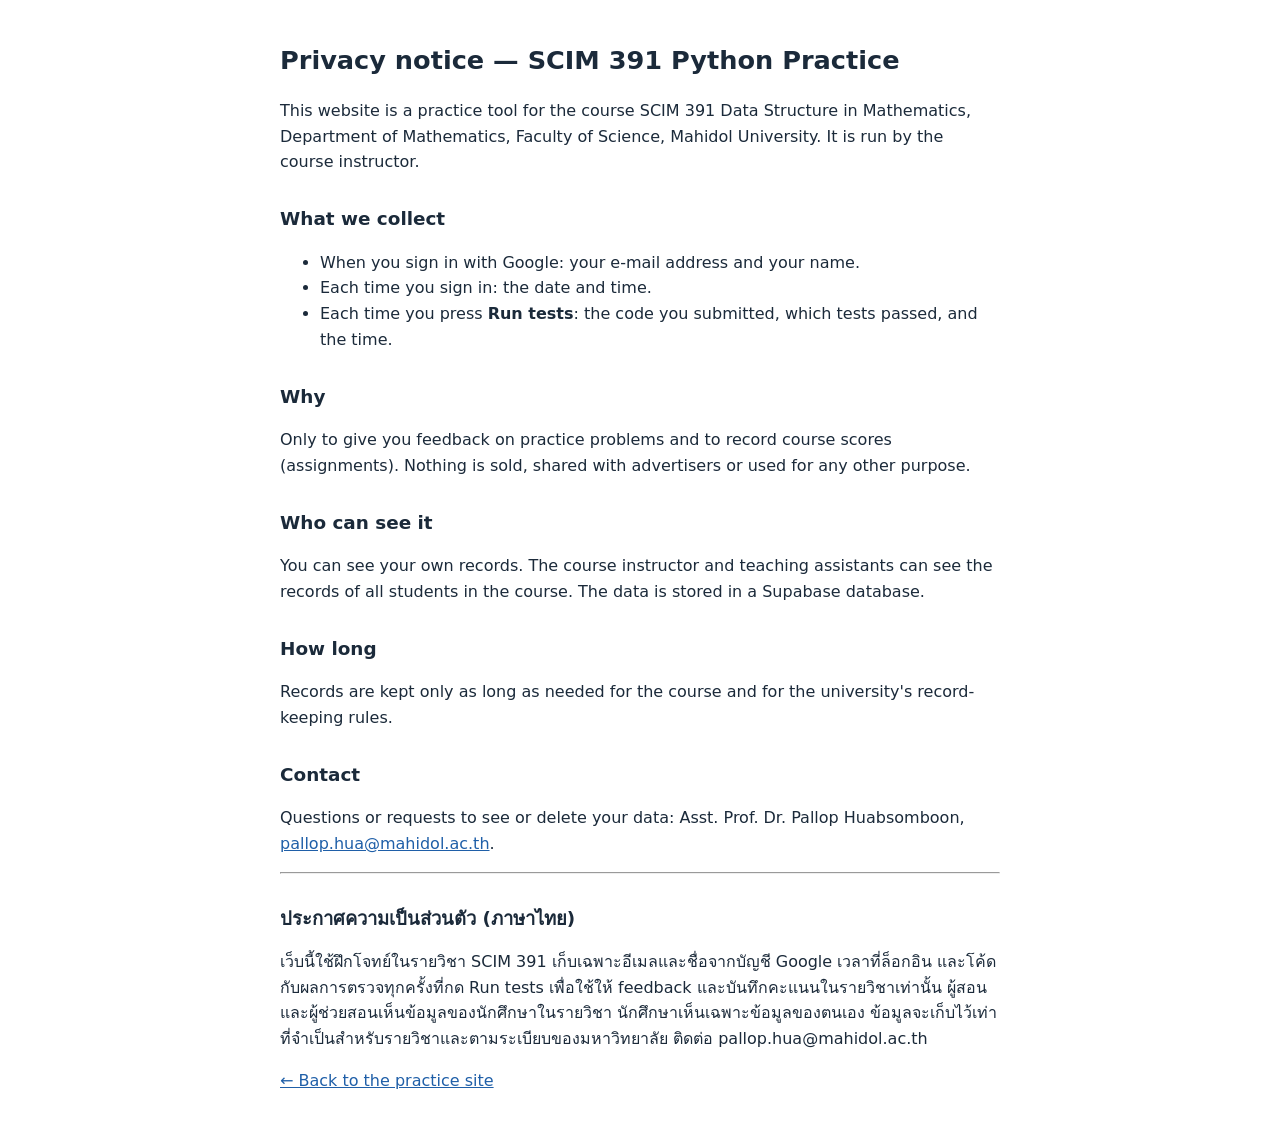
<file: privacy.html>
<!doctype html>
<html lang="en">
<head>
<meta charset="utf-8">
<meta name="viewport" content="width=device-width, initial-scale=1">
<title>Privacy · SCIM 391 Python Practice</title>
<style>
  body { font-family: system-ui, -apple-system, "Segoe UI", sans-serif; max-width: 720px; margin: 40px auto; padding: 0 16px; line-height: 1.6; color: #1b2a3a; }
  h1 { font-size: 1.6rem; } h2 { font-size: 1.15rem; margin-top: 1.6em; }
  a { color: #1f5fa8; }
</style>
</head>
<body>
<h1>Privacy notice — SCIM 391 Python Practice</h1>
<p>This website is a practice tool for the course SCIM 391 Data Structure in Mathematics,
Department of Mathematics, Faculty of Science, Mahidol University. It is run by the course instructor.</p>

<h2>What we collect</h2>
<ul>
  <li>When you sign in with Google: your e-mail address and your name.</li>
  <li>Each time you sign in: the date and time.</li>
  <li>Each time you press <b>Run tests</b>: the code you submitted, which tests passed, and the time.</li>
</ul>

<h2>Why</h2>
<p>Only to give you feedback on practice problems and to record course scores (assignments).
Nothing is sold, shared with advertisers or used for any other purpose.</p>

<h2>Who can see it</h2>
<p>You can see your own records. The course instructor and teaching assistants can see the records of all students in the course.
The data is stored in a Supabase database.</p>

<h2>How long</h2>
<p>Records are kept only as long as needed for the course and for the university's record-keeping rules.</p>

<h2>Contact</h2>
<p>Questions or requests to see or delete your data: Asst. Prof. Dr. Pallop Huabsomboon,
<a href="mailto:pallop.hua@mahidol.ac.th">pallop.hua@mahidol.ac.th</a>.</p>

<hr>
<h2>ประกาศความเป็นส่วนตัว (ภาษาไทย)</h2>
<p>เว็บนี้ใช้ฝึกโจทย์ในรายวิชา SCIM 391 เก็บเฉพาะอีเมลและชื่อจากบัญชี Google เวลาที่ล็อกอิน
และโค้ดกับผลการตรวจทุกครั้งที่กด Run tests เพื่อใช้ให้ feedback และบันทึกคะแนนในรายวิชาเท่านั้น
ผู้สอนและผู้ช่วยสอนเห็นข้อมูลของนักศึกษาในรายวิชา นักศึกษาเห็นเฉพาะข้อมูลของตนเอง
ข้อมูลจะเก็บไว้เท่าที่จำเป็นสำหรับรายวิชาและตามระเบียบของมหาวิทยาลัย ติดต่อ pallop.hua@mahidol.ac.th</p>

<p><a href="./">← Back to the practice site</a></p>
</body>
</html>
</file>
